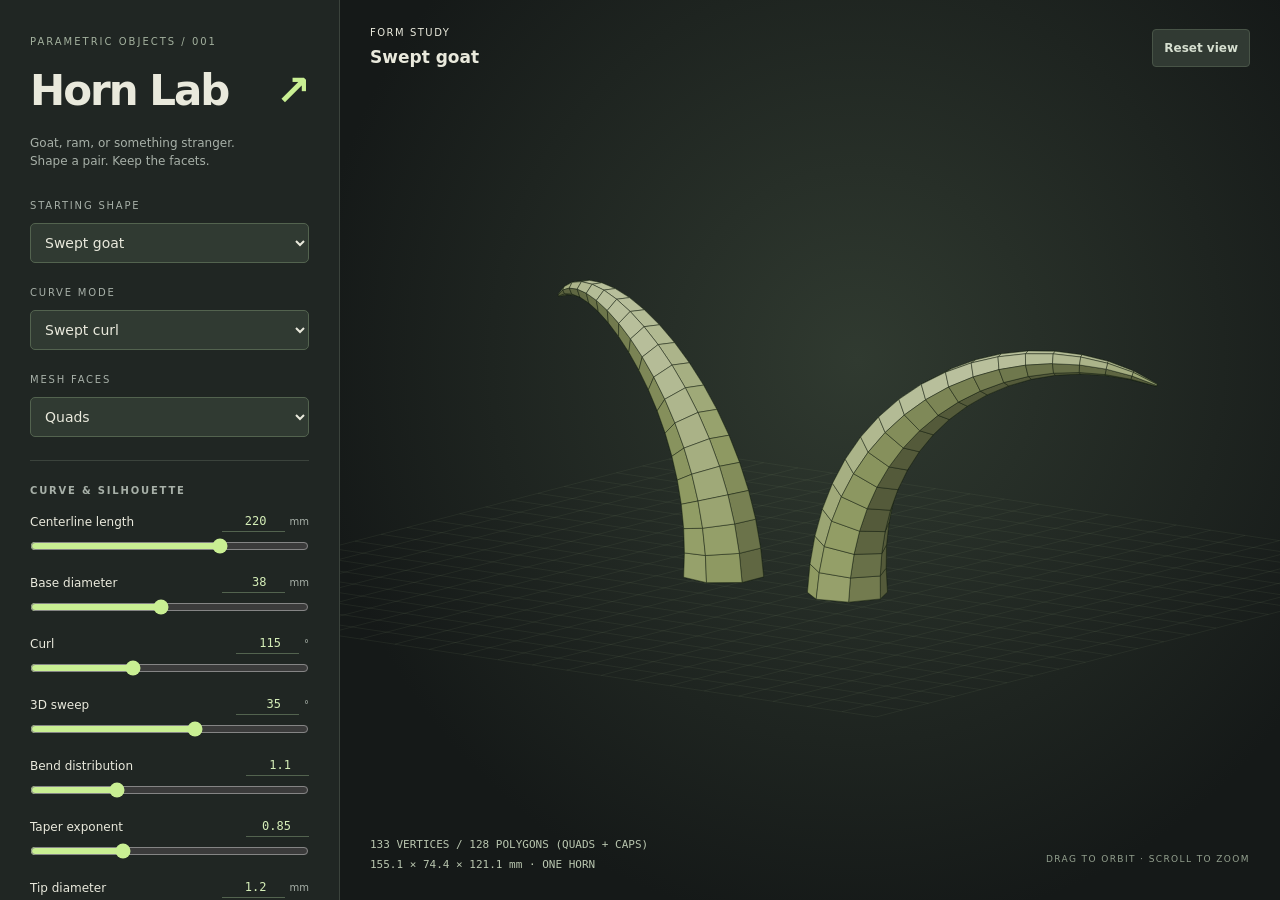
<file: index.html>
<!doctype html>
<html lang="en">
<head><meta charset="utf-8"><meta name="viewport" content="width=device-width,initial-scale=1"><title>Horn Lab</title><link rel="stylesheet" href="style.css"></head>
<body>
<aside>
  <header><span class="eyebrow">PARAMETRIC OBJECTS / 001</span><h1>Horn Lab<span>↗</span></h1><p>Goat, ram, or something stranger.<br>Shape a pair. Keep the facets.</p></header>
  <label class="preset-label" for="preset">Starting shape</label><select id="preset"></select>
  <label class="preset-label" for="curve-mode">Curve mode</label><select id="curve-mode"><option value="curl">Swept curl</option><option value="corkscrew">Spiral / corkscrew</option></select>
  <label class="preset-label" for="mesh-type">Mesh faces</label><select id="mesh-type"><option value="quads">Quads</option><option value="split">Split-quad triangles</option><option value="triangles">Triangular lattice</option><option value="decimated">Decimated triangles</option></select>
  <div id="decimation-controls" hidden><div class="control"><label for="detail">Retained mesh detail <output id="detail-value">25%</output></label><input id="detail" type="range" min="5" max="100" step="1" value="25"></div><p class="note">Lower detail creates larger, irregular facets. The base and tip perimeters stay fixed.</p></div>
  <div id="controls"></div>
  <section><h2>View & export</h2><label class="check"><input type="checkbox" id="paired" checked> Preview mirrored pair</label><label class="check"><input type="checkbox" id="edges" checked> Show polygon edges</label><label class="check"><input type="checkbox" id="right"> Export mirrored horn</label></section>
  <div class="buttons"><button id="stl">Export STL ↗</button><button id="obj">Export OBJ ↗</button><button id="save" class="secondary">Save settings</button><button id="load" class="secondary">Load settings</button></div>
  <input id="file" type="file" accept=".json,application/json" hidden>
  <p class="note">Exports contain one closed horn, in mm. Export each side separately for a pair. Base is flat; mounting hardware is not included.</p>
</aside>
<main><div class="topbar"><span>FORM STUDY <b id="shape-name">Swept goat</b></span><button id="reset" class="secondary">Reset view</button></div><canvas id="view" aria-label="Interactive horn preview. Drag to orbit and scroll to zoom."></canvas><div class="bottom"><div id="stats"></div><p>DRAG TO ORBIT · SCROLL TO ZOOM</p></div><div id="message" role="status"></div></main>
<script src="decimate.js"></script><script src="horn.js"></script><script src="app.js"></script>
</body></html>
</file>
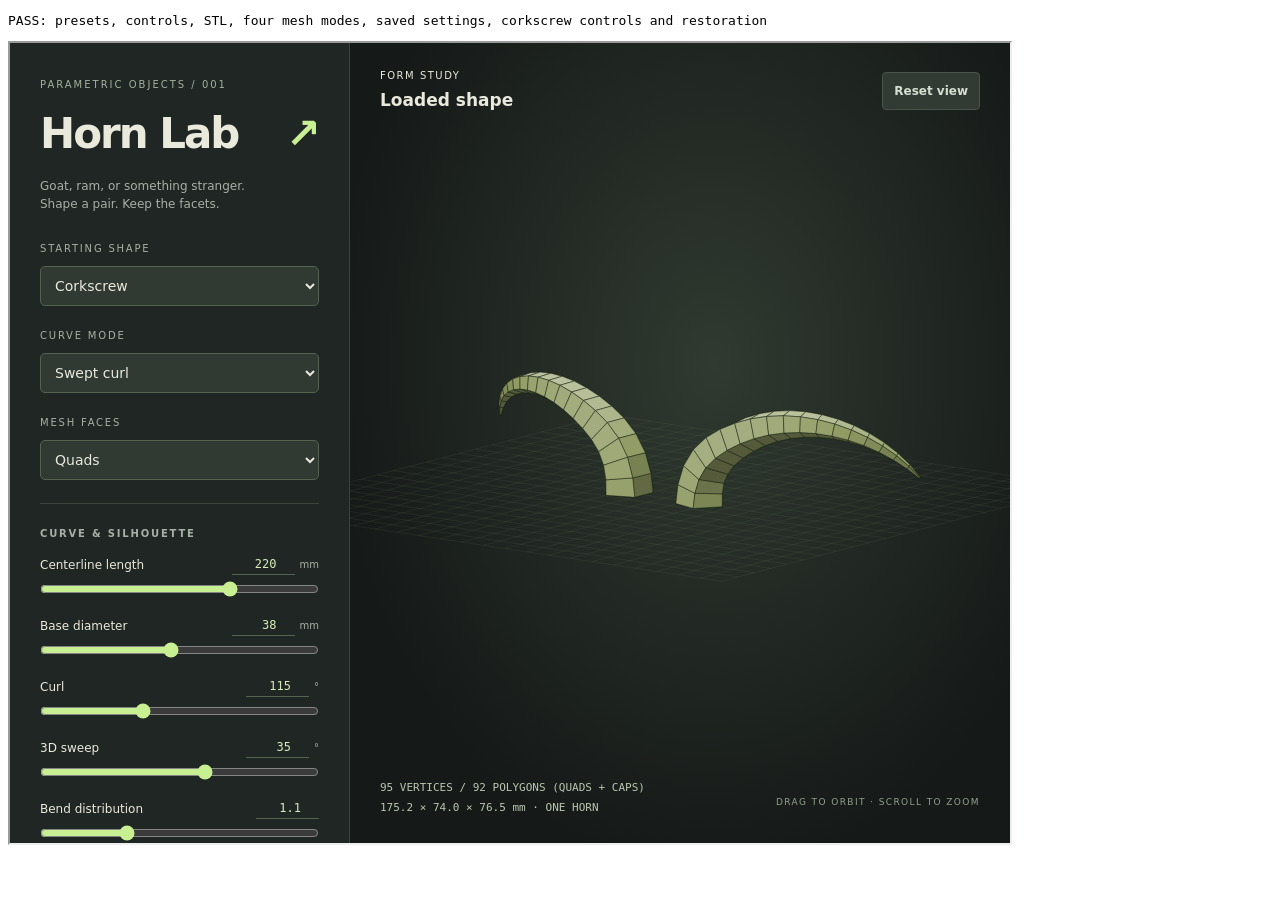
<file: tests/browser.html>
<!doctype html><meta charset="utf-8"><title>Horn Lab browser checks</title>
<pre id="result">RUNNING</pre><iframe src="../index.html" width="1000" height="800"></iframe>
<script>
document.querySelector('iframe').onload=async function(){
  const w=this.contentWindow,d=w.document,out=document.getElementById('result');
  try {
    function assert(value,message){if(!value)throw Error(message);}
    assert(d.getElementById('stats').textContent.includes('133 VERTICES'),'initial mesh');
    for(const name of ['Ram curl','Twisted ibex','Swept goat']){d.getElementById('preset').value=name;d.getElementById('preset').dispatchEvent(new w.Event('change'));assert(d.getElementById('shape-name').textContent===name,'preset '+name);}
    d.getElementById('lean').value=30;d.getElementById('lean').dispatchEvent(new w.Event('input'));
    assert(d.getElementById('lean-number').value==='30','range updates number');
    d.getElementById('sides-number').value=5;d.getElementById('sides-number').dispatchEvent(new w.Event('input'));
    assert(d.getElementById('stats').textContent.includes('95 VERTICES'),'number changes mesh');
    let blob,name;w.URL.createObjectURL=b=>{blob=b;return 'blob:test';};w.URL.revokeObjectURL=()=>{};w.HTMLAnchorElement.prototype.click=function(){name=this.download;};
    d.getElementById('stl').click();assert((await blob.text()).startsWith('solid horn'),'STL download');
    d.getElementById('right').checked=true;d.getElementById('obj').click();assert(name==='horn-mirrored.obj','mirrored download');assert((await blob.text()).includes('\nf '),'OBJ faces');
    assert((await blob.text()).split('\n').some(line=>line.startsWith('f ')&&line.split(' ').length===5),'quad OBJ');
    for(const type of ['split','decimated']){
      d.getElementById('mesh-type').value=type;d.getElementById('mesh-type').dispatchEvent(new w.Event('change'));
      d.getElementById('obj').click();assert((await blob.text()).split('\n').filter(line=>line.startsWith('f ')).every(line=>line.split(' ').length===4),type+' OBJ');
    }
    const before=d.getElementById('stats').textContent;
    d.getElementById('detail').value=10;d.getElementById('detail').dispatchEvent(new w.Event('input'));
    assert(d.getElementById('stats').textContent!==before,'decimation detail changes mesh');
    d.getElementById('save').click();const decimated=JSON.parse(await blob.text());
    d.getElementById('mesh-type').value='triangles';d.getElementById('mesh-type').dispatchEvent(new w.Event('change'));
    assert(d.getElementById('stats').textContent.includes('186 TRIANGLES'),'triangle preview count');
    d.getElementById('obj').click();assert((await blob.text()).split('\n').filter(line=>line.startsWith('f ')).every(line=>line.split(' ').length===4),'all OBJ faces are triangles');
    d.getElementById('save').click();const saved=JSON.parse(await blob.text());assert(saved.parameters.lean===30&&saved.meshType==='triangles','saved settings');
    const input=d.getElementById('file');
    async function load(data){const transfer=new w.DataTransfer();transfer.items.add(new w.File([JSON.stringify(data)],'settings.json',{type:'application/json'}));input.files=transfer.files;await input.onchange({target:input});}
    d.getElementById('mesh-type').value='quads';await load(saved);assert(d.getElementById('mesh-type').value==='triangles','restored mesh type');
    await load(decimated);assert(d.getElementById('mesh-type').value==='decimated'&&d.getElementById('detail').value==='10','restored decimation');
    delete saved.meshType;await load(saved);assert(d.getElementById('mesh-type').value==='quads','legacy settings default');
    d.getElementById('preset').value='Corkscrew';d.getElementById('preset').dispatchEvent(new w.Event('change'));
    assert(d.getElementById('curve-mode').value==='corkscrew','corkscrew preset selects curve mode');
    assert(d.getElementById('curl').closest('.control').hidden&&!d.getElementById('turns').closest('section').hidden,'mode-specific controls');
    d.getElementById('turns').value=2;d.getElementById('turns').dispatchEvent(new w.Event('input'));
    d.getElementById('save').click();const spiral=JSON.parse(await blob.text());assert(spiral.parameters.turns===2&&spiral.parameters.curveMode==='corkscrew','save spiral');
    d.getElementById('curve-mode').value='curl';d.getElementById('curve-mode').dispatchEvent(new w.Event('change'));
    await load(spiral);assert(d.getElementById('curve-mode').value==='corkscrew'&&d.getElementById('turns').value==='2','restore spiral');
    delete saved.parameters.curveMode;await load(saved);assert(d.getElementById('curve-mode').value==='curl','legacy curve mode');
    out.textContent='PASS: presets, controls, STL, four mesh modes, saved settings, corkscrew controls and restoration';
  }catch(e){out.textContent='FAIL: '+e.stack;}
};
</script>
</file>
<file: style.css>
*{box-sizing:border-box}body{margin:0;background:#151918;color:#e9e9dc;font:14px/1.5 system-ui,sans-serif;display:flex;min-height:100vh}aside{width:340px;flex-shrink:0;background:#202623;padding:30px;border-right:1px solid #3b433c;height:100vh;overflow-y:auto}header{margin-bottom:28px}.eyebrow{font-size:10px;letter-spacing:2px;color:#a3b19e}h1{font-size:42px;letter-spacing:-2px;margin:8px 0}h1 span{float:right;color:#c9ef93}header p,.note{color:#a7b0a8;font-size:12px}.preset-label,h2{display:block;text-transform:uppercase;letter-spacing:1.8px;font-size:10px;color:#a7b0a8;margin:22px 0 10px}select{width:100%;background:#303a32;color:#e9e9dc;border:1px solid #53634f;border-radius:5px;padding:10px;font:inherit}.control{margin:13px 0}.control label{display:flex;align-items:center;justify-content:space-between;font-size:12px}.value{display:flex;align-items:center;gap:5px;color:#a7b0a8;font-size:10px}.value input{width:63px;background:transparent;color:#d4edb7;border:0;border-bottom:1px solid #53634f;text-align:right;font:12px monospace;padding:3px}input[type=range]{width:100%;accent-color:#c9ef93;height:14px;margin:7px 0 0}section{border-top:1px solid #3b433c;margin-top:23px}.check{display:block;font-size:12px;margin:8px 0}.check input{accent-color:#c9ef93;margin-right:7px}.buttons{display:grid;grid-template-columns:1fr 1fr;gap:8px;margin-top:23px}button{background:#c9ef93;color:#202623;border:0;border-radius:4px;padding:11px;cursor:pointer;font:600 12px system-ui}button:hover{filter:brightness(1.1)}button.secondary{background:#313a33;color:#d6dfd0;border:1px solid #485447}.note{font-size:11px;line-height:1.6}main{position:relative;flex:1;height:100vh;min-width:0;overflow:hidden;background:radial-gradient(ellipse at 55% 40%,#303a30,#151918 75%)}canvas{display:block;width:100%;height:100%;touch-action:none;cursor:grab}.topbar{position:absolute;top:25px;left:30px;right:30px;display:flex;justify-content:space-between;align-items:center;font-size:10px;letter-spacing:1.5px;pointer-events:none}.topbar button{pointer-events:auto}.topbar b{display:block;font-size:17px;letter-spacing:0;margin-top:5px}.bottom{position:absolute;bottom:25px;left:30px;right:30px;display:flex;justify-content:space-between;align-items:end;pointer-events:none}.bottom p{font-size:9px;letter-spacing:1.4px;color:#94a18f}#stats{font:11px/1.8 monospace;color:#b9c6af}#message{position:absolute;top:90px;left:30px;right:30px;font-size:12px;color:#f1cd9e;pointer-events:none}input:focus-visible,button:focus-visible,select:focus-visible{outline:2px solid #fff;outline-offset:3px}@media(max-width:700px){body{display:flex;flex-direction:column}aside{width:100%;height:auto;order:2}main{height:60vh;flex:auto;order:1;min-height:360px}.topbar,.bottom{left:18px;right:18px}.bottom{display:block}.bottom p{margin:5px 0}}
</file>
